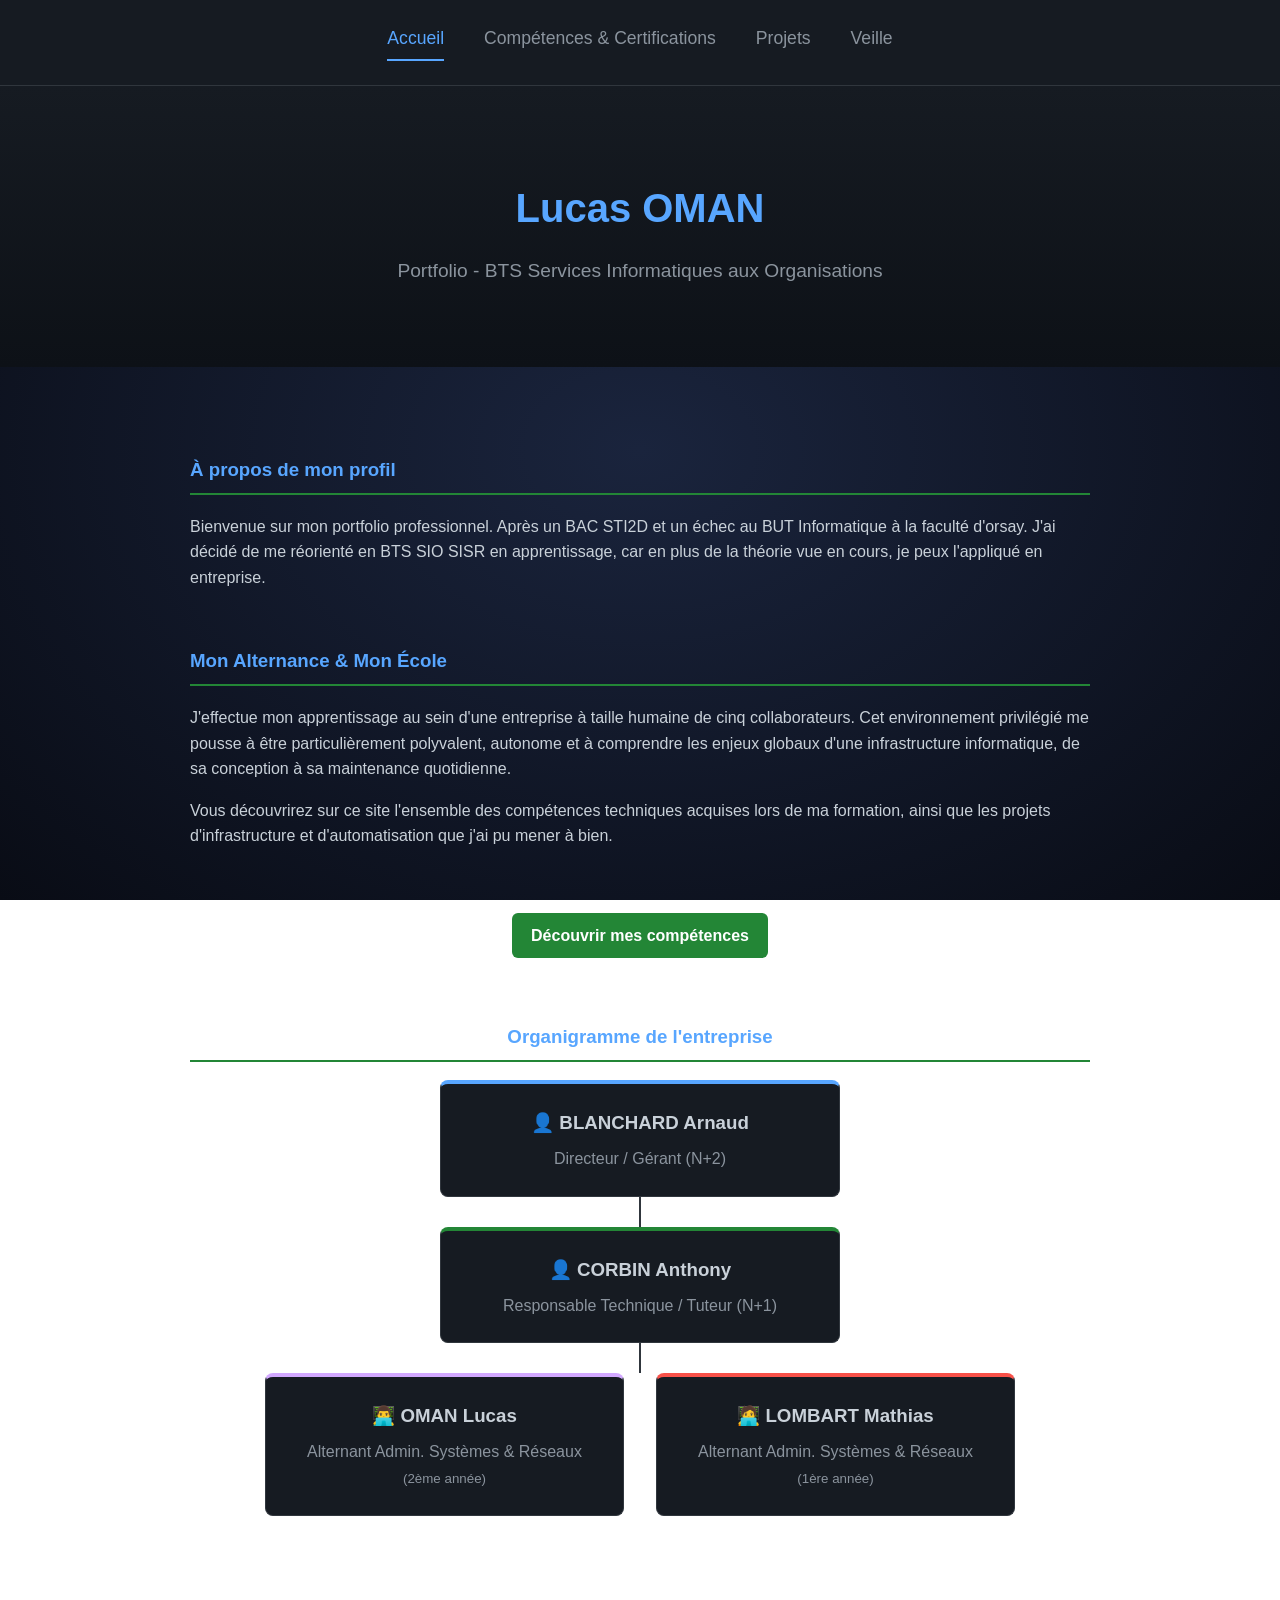
<file: index.html>
<!DOCTYPE html>
<html lang="fr">
<head>
    <meta charset="UTF-8">
    <meta name="viewport" content="width=device-width, initial-scale=1.0">
    <title>Portfolio | Accueil</title>
    <!-- Lien vers notre fameux fichier CSS commun -->
    <link rel="stylesheet" href="style.css">
</head>
<body>

    <!-- LA NOUVELLE BARRE DE NAVIGATION (Multi-pages) -->
    <nav class="navbar">
        <a href="index.html" class="nav-link active">Accueil</a>
        <a href="competences.html" class="nav-link">Compétences & Certifications</a>
        <a href="projets.html" class="nav-link">Projets</a>
        <a href="Veille.html" class="nav-link">Veille</a>
    </nav>

    <header>
        <h1>Lucas OMAN</h1>
        <h2>Portfolio - BTS Services Informatiques aux Organisations</h2>
    </header>

    <div class="container">
        <!-- Présentation globale -->
        <h3 class="section-title">À propos de mon profil</h3>
        <p>
            Bienvenue sur mon portfolio professionnel. Après un BAC STI2D et un échec au BUT Informatique à la faculté d'orsay. J'ai décidé de me réorienté en BTS SIO SISR en apprentissage, car en plus de la théorie vue en cours, je peux l'appliqué en entreprise.
        </p>

        <!-- Contexte d'alternance et école -->
        <h3 class="section-title">Mon Alternance & Mon École</h3>
        <p>
            J'effectue mon apprentissage au sein d'une entreprise à taille humaine de cinq collaborateurs. Cet environnement privilégié me pousse à être particulièrement polyvalent, autonome et à comprendre les enjeux globaux d'une infrastructure informatique, de sa conception à sa maintenance quotidienne. 
        </p>
        <p>
            Vous découvrirez sur ce site l'ensemble des compétences techniques acquises lors de ma formation, ainsi que les projets d'infrastructure et d'automatisation que j'ai pu mener à bien.
        </p>

        <!-- Bouton d'appel à l'action pour guider le visiteur -->
        <div style="text-align: center; margin-top: 3rem;">
            <a href="competences.html" class="btn">Découvrir mes compétences</a>
        <!-- ============================== -->
        <!--          ORGANIGRAMME          -->
        <!-- ============================== -->
        <h3 class="section-title" style="margin-top: 4rem;">Organigramme de l'entreprise</h3>
        
        <div style="display: flex; flex-direction: column; align-items: center; margin-bottom: 4rem;">
            
            <!-- Niveau N+2 : Patron -->
            <div class="card" style="width: 100%; max-width: 350px; text-align: center; border-top: 4px solid #58a6ff;">
                <h3 style="margin-top: 0; margin-bottom: 0.5rem; color: #c9d1d9;">👤 BLANCHARD Arnaud</h3>
                <p style="margin: 0; color: #8b949e;">Directeur / Gérant (N+2)</p>
            </div>

            <!-- Ligne verticale -->
            <div style="width: 2px; height: 30px; background-color: #30363d;"></div>

            <!-- Niveau N+1 : Cadre -->
            <div class="card" style="width: 100%; max-width: 350px; text-align: center; border-top: 4px solid #238636;">
                <h3 style="margin-top: 0; margin-bottom: 0.5rem; color: #c9d1d9;">👤 CORBIN Anthony</h3>
                <p style="margin: 0; color: #8b949e;">Responsable Technique / Tuteur (N+1)</p>
            </div>

            <!-- Ligne verticale vers les alternants -->
            <div style="width: 2px; height: 30px; background-color: #30363d;"></div>

            <!-- Niveau N : L'équipe d'alternants -->
            <div style="display: flex; gap: 2rem; justify-content: center; flex-wrap: wrap; width: 100%; max-width: 750px;">
                
                <!-- Moi (2e année) -->
                <div class="card" style="flex: 1; min-width: 250px; text-align: center; border-top: 4px solid #d2a8ff;">
                    <h3 style="margin-top: 0; margin-bottom: 0.5rem; color: #c9d1d9;">👨‍💻 OMAN Lucas</h3>
                    <p style="margin: 0; color: #8b949e;">Alternant Admin. Systèmes & Réseaux<br><small>(2ème année)</small></p>
                </div>

                <!-- Autre alternant (1re année) -->
                <div class="card" style="flex: 1; min-width: 250px; text-align: center; border-top: 4px solid #f85149;">
                    <h3 style="margin-top: 0; margin-bottom: 0.5rem; color: #c9d1d9;">🧑‍💻 LOMBART Mathias</h3>
                    <p style="margin: 0; color: #8b949e;">Alternant Admin. Systèmes & Réseaux<br><small>(1ère année)</small></p>
                </div>
                
            </div>
        </div>
        </div>
    </div>

</body>
</html>
</file>
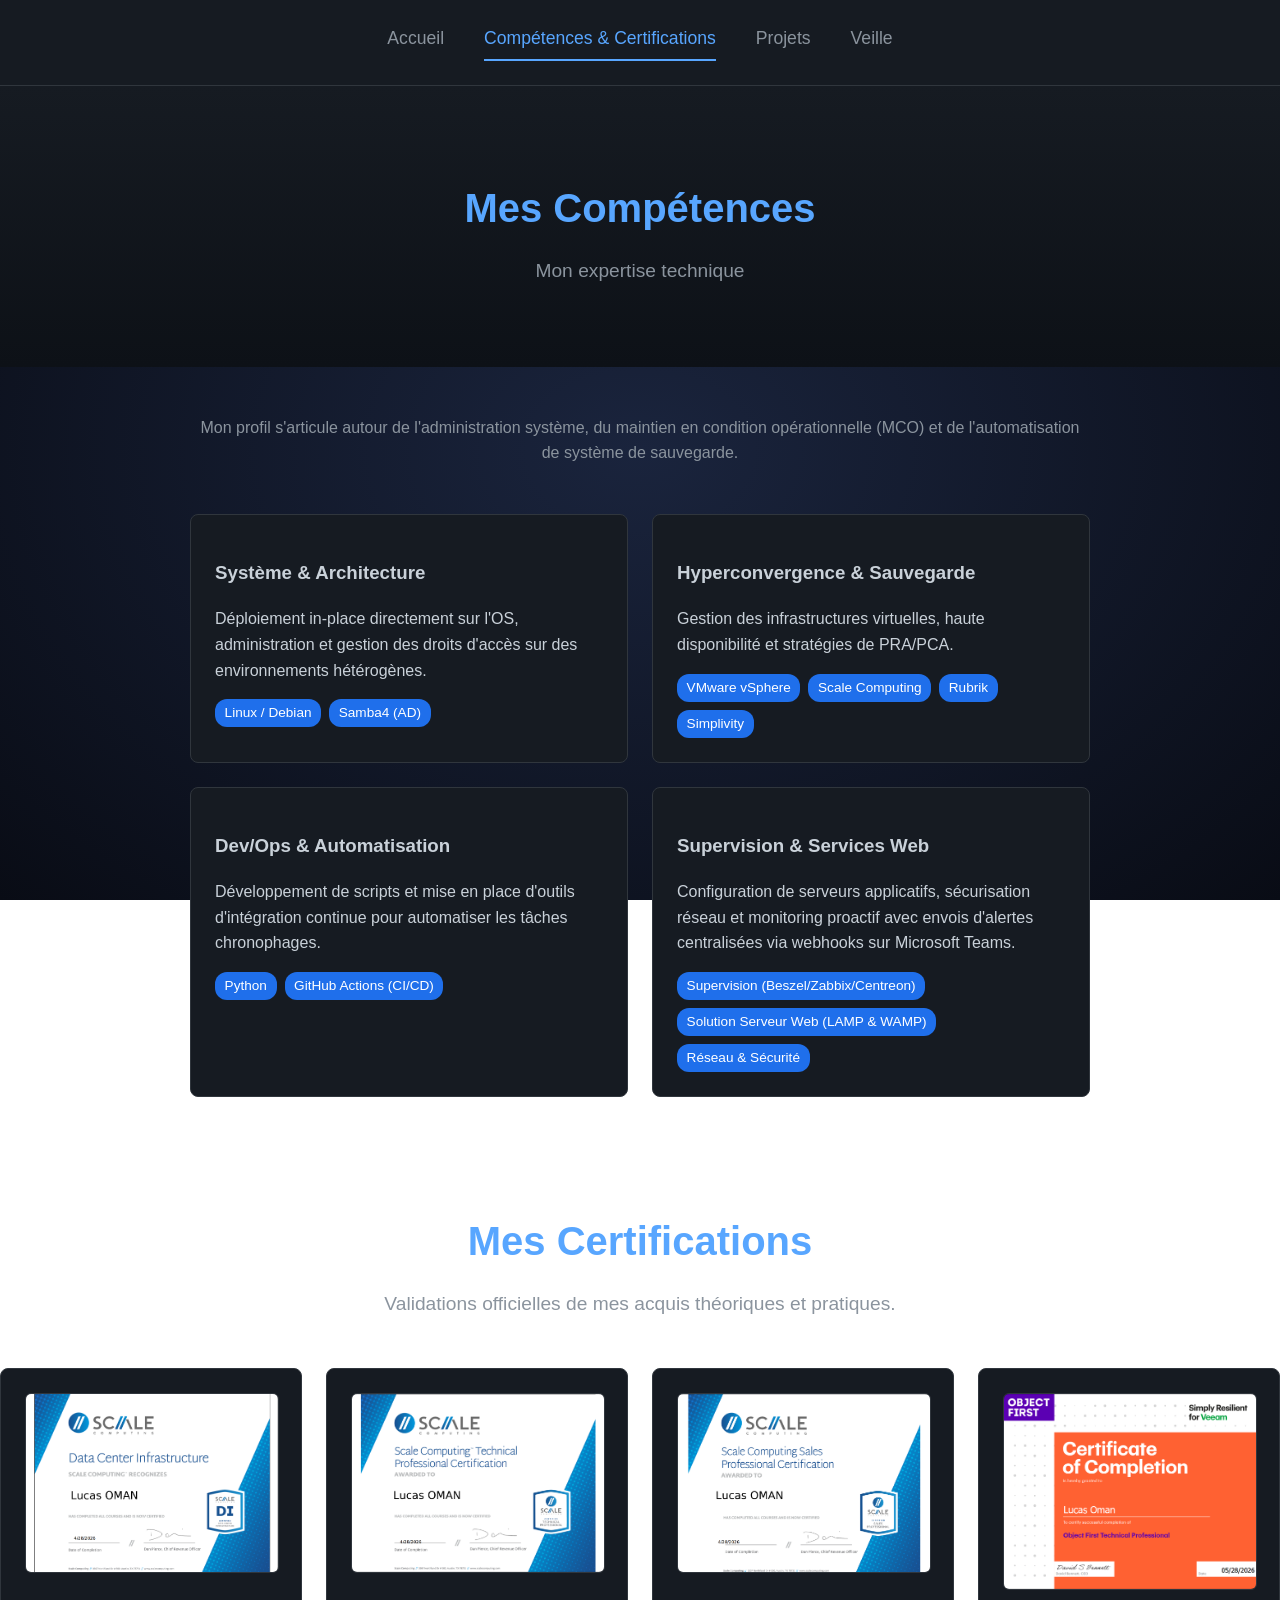
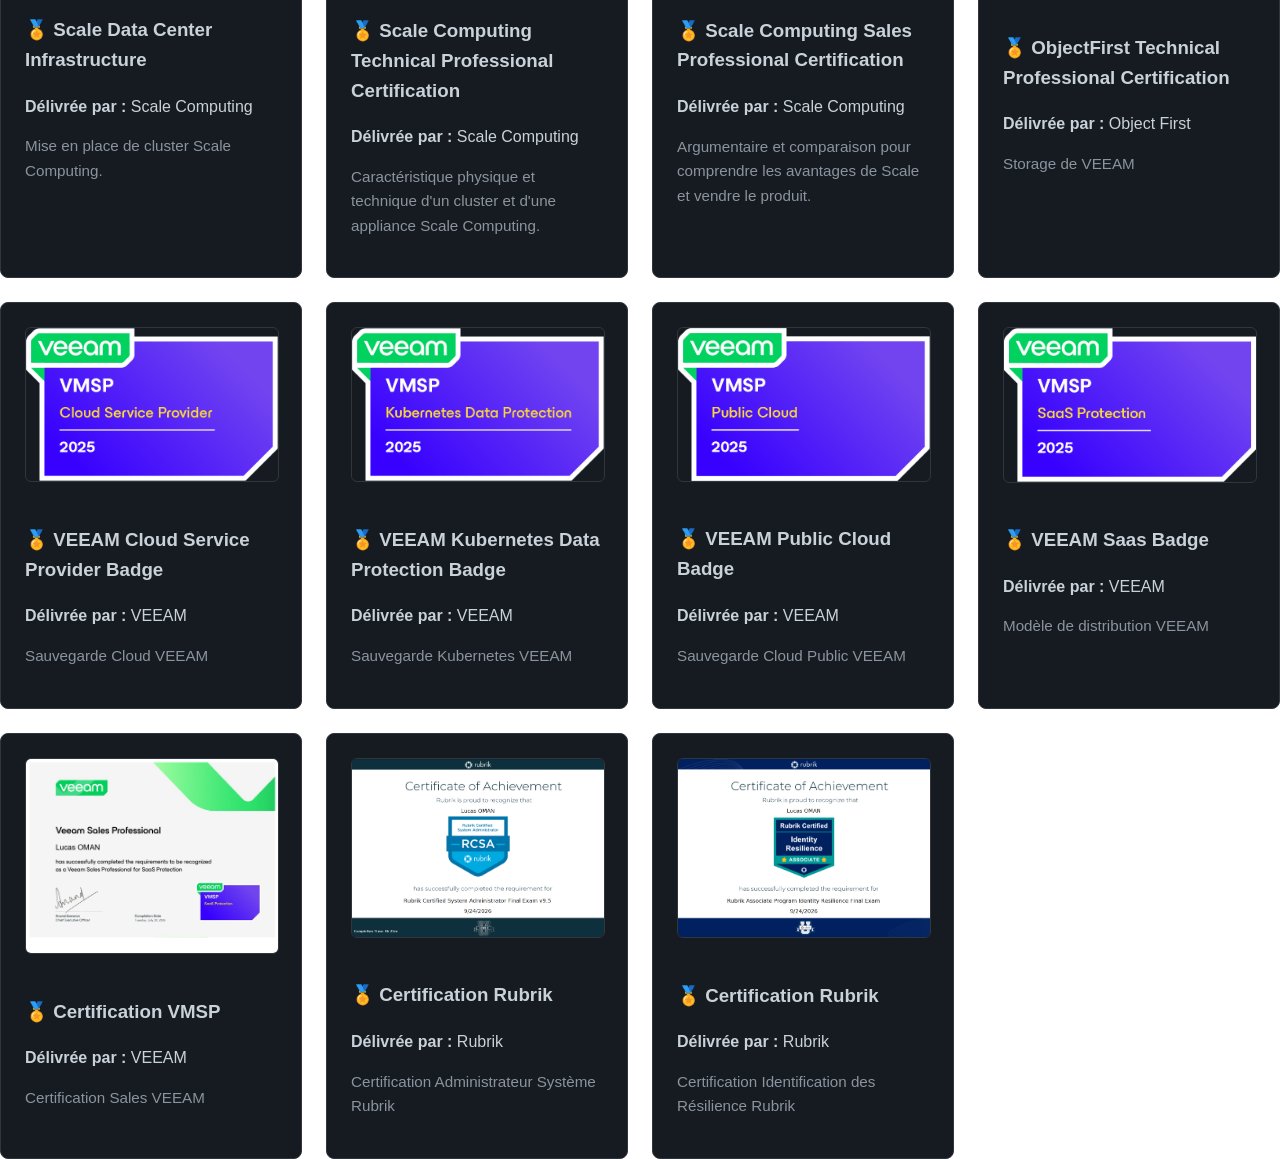
<file: competences.html>
<!DOCTYPE html>
<html lang="fr">
<head>
    <meta charset="UTF-8">
    <meta name="viewport" content="width=device-width, initial-scale=1.0">
    <title>Portfolio | Compétences</title>
    <!-- Lien vers ton fichier CSS commun -->
    <link rel="stylesheet" href="style.css">
</head>
<body>

    <!-- BARRE DE NAVIGATION (Le 'active' est bien sur Compétences) -->
    <nav class="navbar">
        <a href="index.html" class="nav-link">Accueil</a>
        <a href="competences.html" class="nav-link active">Compétences & Certifications</a>
        <a href="projets.html" class="nav-link">Projets</a>
        <a href="Veille.html" class="nav-link">Veille</a>
    </nav>

    <header>
        <h1>Mes Compétences</h1>
        <h2>Mon expertise technique</h2>
    </header>

    <div class="container">
        <p style="text-align: center; color: #8b949e; margin-bottom: 3rem;">
            Mon profil s'articule autour de l'administration système, du maintien en condition opérationnelle (MCO) et de l'automatisation de système de sauvegarde.
        </p>

        <div class="grid">
            
            <!-- Pôle 1 : Système & Annuaire -->
            <div class="card">
                <h3> Système & Architecture</h3>
                <p>Déploiement in-place directement sur l'OS, administration et gestion des droits d'accès sur des environnements hétérogènes.</p>
                <div class="tags">
                    <span class="tag">Linux / Debian</span>
                    <span class="tag">Samba4 (AD)</span>
                </div>
            </div>

            <!-- Pôle 2 : Virtualisation & Backup -->
            <div class="card">
                <h3> Hyperconvergence & Sauvegarde</h3>
                <p>Gestion des infrastructures virtuelles, haute disponibilité et stratégies de PRA/PCA.</p>
                <div class="tags">
                    <span class="tag">VMware vSphere</span>
                    <span class="tag">Scale Computing</span>
                    <span class="tag">Rubrik</span>
                    <span class="tag">Simplivity</span>
                </div>
            </div>

            <!-- Pôle 3 : Automatisation -->
            <div class="card">
                <h3> Dev/Ops & Automatisation</h3>
                <p>Développement de scripts et mise en place d'outils d'intégration continue pour automatiser les tâches chronophages.</p>
                <div class="tags">
                    <span class="tag">Python</span>
                    <span class="tag">GitHub Actions (CI/CD)</span>
                </div>
            </div>

            <!-- Pôle 4 : Services Web & Supervision -->
            <div class="card">
                <h3> Supervision & Services Web</h3>
                <p>Configuration de serveurs applicatifs, sécurisation réseau et monitoring proactif avec envois d'alertes centralisées via webhooks sur Microsoft Teams.</p>
                <div class="tags">
                    <span class="tag">Supervision (Beszel/Zabbix/Centreon)</span>
                    <span class="tag">Solution Serveur Web (LAMP & WAMP)</span>
                    <span class="tag">Réseau & Sécurité</span>
                </div>
            </div>

        </div>
    </div>
        <!-- ============================== -->
        <!--    RUBRIQUE CERTIFICATIONS     -->
        <!-- ============================== -->
        <div style="text-align: center; margin-top: 5rem; margin-bottom: 3rem;">
            <h1 style="margin-top: 0;">Mes Certifications</h1>
            <h2>Validations officielles de mes acquis théoriques et pratiques.</h2>
        </div>
        </div>

        <div class="grid">
            
            <!-- Carte Certification 1 -->
            <div class="card">
                <!-- Remplace 'nom-de-ton-image.png' par le vrai nom de ton fichier -->
                <img src="Scale_Datacenter.png" alt="Visuel de la certification" class="certif-img">
                
                <h3>🏅 Scale Data Center Infrastructure</h3>
                <p style="margin-bottom: 0.5rem;"><strong>Délivrée par :</strong> Scale Computing</p>
                <p style="font-size: 0.95rem; color: #8b949e;">Mise en place de cluster Scale Computing.</p>
            </div>

            <!-- Carte Certification 2 -->
            <div class="card">
                <!-- Remplace 'nom-de-ton-image-2.jpg' par le vrai nom de ton fichier -->
                <img src="Scale_Tech.png" alt="Visuel de la certification" class="certif-img">
                
                <h3>🏅 Scale Computing Technical Professional Certification</h3>
                <p style="margin-bottom: 0.5rem;"><strong>Délivrée par :</strong> Scale Computing</p>
                <p style="font-size: 0.95rem; color: #8b949e;">Caractéristique physique et technique d'un cluster et d'une appliance Scale Computing.</p>
            </div>
            <!-- Carte Certification 3 -->
            <div class="card">
                <!-- Remplace 'nom-de-ton-image-3.jpg' par le vrai nom de ton fichier -->
                <img src="Scale_Sale.png" alt="Visuel de la certification" class="certif-img">
                
                <h3>🏅 Scale Computing Sales Professional Certification</h3>
                <p style="margin-bottom: 0.5rem;"><strong>Délivrée par :</strong> Scale Computing</p>
                <p style="font-size: 0.95rem; color: #8b949e;">Argumentaire et comparaison pour comprendre les avantages de Scale et vendre le produit.</p>
            </div>
                        <!-- Carte Certification 4 -->
            <div class="card">
                <!-- Remplace 'nom-de-ton-image-3.jpg' par le vrai nom de ton fichier -->
                <img src="ObjectFirst.png" alt="Visuel de la certification" class="certif-img">
                
                <h3>🏅 ObjectFirst Technical Professional Certification</h3>
                <p style="margin-bottom: 0.5rem;"><strong>Délivrée par :</strong> Object First</p>
                <p style="font-size: 0.95rem; color: #8b949e;">Storage de VEEAM</p>
            </div>
                                    <!-- Carte Certification 5 -->
            <div class="card">
                <!-- Remplace 'nom-de-ton-image-3.jpg' par le vrai nom de ton fichier -->
                <img src="VMSP_Cloud_Service_Provider.png" alt="Visuel de la certification" class="certif-img">
                
                <h3>🏅 VEEAM Cloud Service Provider Badge</h3>
                <p style="margin-bottom: 0.5rem;"><strong>Délivrée par :</strong> VEEAM</p>
                <p style="font-size: 0.95rem; color: #8b949e;">Sauvegarde Cloud VEEAM</p>
            </div>
                                    <!-- Carte Certification 6 -->
            <div class="card">
                <!-- Remplace 'nom-de-ton-image-3.jpg' par le vrai nom de ton fichier -->
                <img src="VMSP_Kubernetes_Data_Protection.png" alt="Visuel de la certification" class="certif-img">
                
                <h3>🏅 VEEAM Kubernetes Data Protection Badge</h3>
                <p style="margin-bottom: 0.5rem;"><strong>Délivrée par :</strong> VEEAM</p>
                <p style="font-size: 0.95rem; color: #8b949e;">Sauvegarde Kubernetes VEEAM</p>
            </div>
                                                <!-- Carte Certification 7 -->
            <div class="card">
                <!-- Remplace 'nom-de-ton-image-3.jpg' par le vrai nom de ton fichier -->
                <img src="VMSP_Public_Cloud.png" alt="Visuel de la certification" class="certif-img">
                
                <h3>🏅 VEEAM Public Cloud Badge</h3>
                <p style="margin-bottom: 0.5rem;"><strong>Délivrée par :</strong> VEEAM</p>
                <p style="font-size: 0.95rem; color: #8b949e;">Sauvegarde Cloud Public VEEAM</p>
            </div>
                                                <!-- Carte Certification 8 -->
            <div class="card">
                <!-- Remplace 'nom-de-ton-image-3.jpg' par le vrai nom de ton fichier -->
                <img src="VMSP_Saas.png" alt="Visuel de la certification" class="certif-img">
                
                <h3>🏅 VEEAM Saas Badge</h3>
                <p style="margin-bottom: 0.5rem;"><strong>Délivrée par :</strong> VEEAM</p>
                <p style="font-size: 0.95rem; color: #8b949e;">Modèle de distribution VEEAM</p>
            </div>
                                                <!-- Carte Certification 9 -->
            <div class="card">
                <!-- Remplace 'nom-de-ton-image-3.jpg' par le vrai nom de ton fichier -->
                <img src="certificate_VMSP.pdf.png" alt="Visuel de la certification" class="certif-img">
                
                <h3>🏅 Certification VMSP</h3>
                <p style="margin-bottom: 0.5rem;"><strong>Délivrée par :</strong> VEEAM</p>
                <p style="font-size: 0.95rem; color: #8b949e;">Certification Sales VEEAM</p>
            </div>
                                                            <!-- Carte Certification 10 -->
            <div class="card">
                <!-- Remplace 'nom-de-ton-image-3.jpg' par le vrai nom de ton fichier -->
                <img src="LOM_RCSA_Certificate.png" alt="Visuel de la certification" class="certif-img">
                
                <h3>🏅 Certification Rubrik</h3>
                <p style="margin-bottom: 0.5rem;"><strong>Délivrée par :</strong> Rubrik</p>
                <p style="font-size: 0.95rem; color: #8b949e;">Certification Administrateur Système Rubrik</p>
            </div>
                                                            <!-- Carte Certification 11 -->
            <div class="card">
                <!-- Remplace 'nom-de-ton-image-3.jpg' par le vrai nom de ton fichier -->
                <img src="LOM_RIRA_Certification.png" alt="Visuel de la certification" class="certif-img">
                
                <h3>🏅 Certification Rubrik</h3>
                <p style="margin-bottom: 0.5rem;"><strong>Délivrée par :</strong> Rubrik</p>
                <p style="font-size: 0.95rem; color: #8b949e;">Certification Identification des Résilience Rubrik</p>
            </div>
        </div>
</body>
</html>
</file>
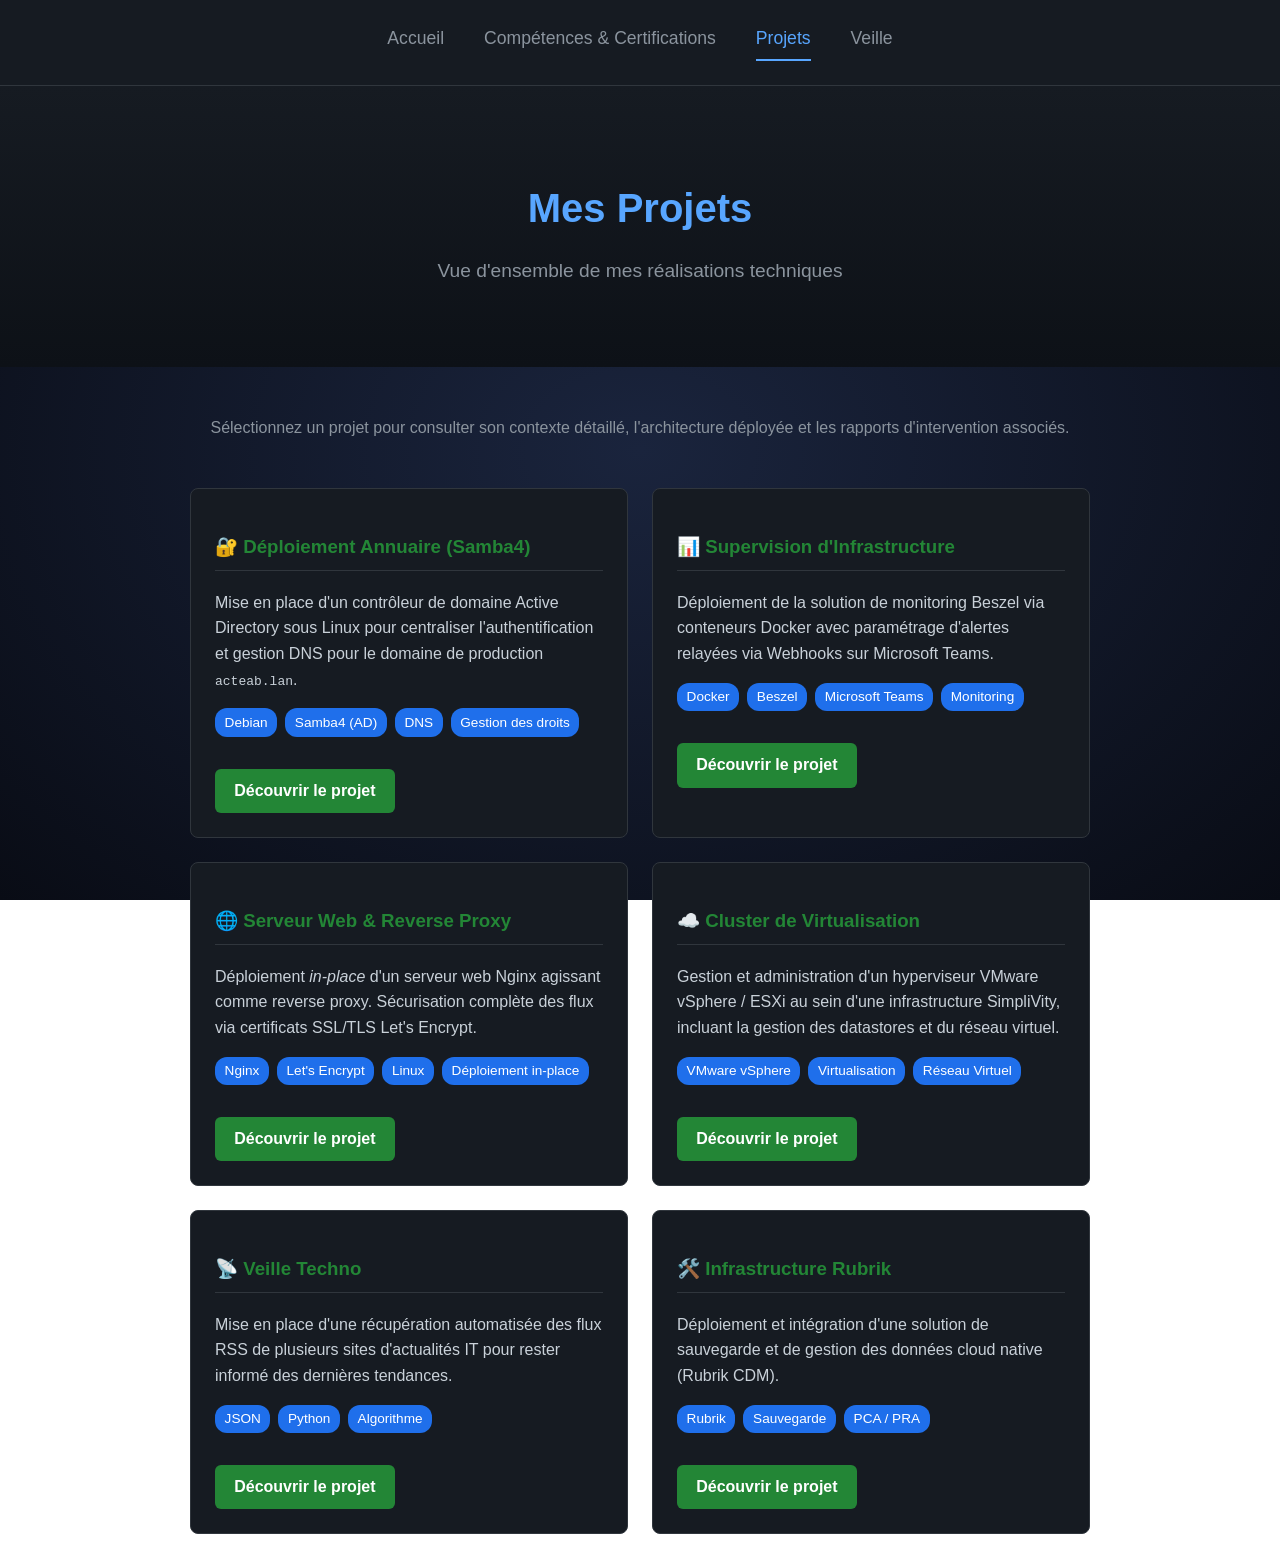
<file: projets.html>
<!DOCTYPE html>
<html lang="fr">
<head>
    <meta charset="UTF-8">
    <meta name="viewport" content="width=device-width, initial-scale=1.0">
    <title>Portfolio | Projets</title>
    <!-- Lien vers ton fichier CSS commun -->
    <link rel="stylesheet" href="style.css">
</head>
<body>

    <!-- BARRE DE NAVIGATION (Le 'active' est bien sur Projets) -->
    <nav class="navbar">
        <a href="index.html" class="nav-link">Accueil</a>
        <a href="competences.html" class="nav-link">Compétences & Certifications</a>
        <a href="projets.html" class="nav-link active">Projets</a>
        <a href="Veille.html" class="nav-link">Veille</a>
    </nav>

    <header>
        <h1>Mes Projets</h1>
        <h2>Vue d'ensemble de mes réalisations techniques</h2>
    </header>

    <div class="container">
        <p style="text-align: center; color: #8b949e; margin-bottom: 3rem;">
            Sélectionnez un projet pour consulter son contexte détaillé, l'architecture déployée et les rapports d'intervention associés.
        </p>

        <div class="grid">
            
            <!-- Carte 1 : Samba AD -->
            <div class="card">
                <h3 style="color: #238636; border-bottom: 1px solid #30363d; padding-bottom: 0.5rem;">🔐 Déploiement Annuaire (Samba4)</h3>
                <p>Mise en place d'un contrôleur de domaine Active Directory sous Linux pour centraliser l'authentification et gestion DNS pour le domaine de production <code>acteab.lan</code>.</p>
                <div class="tags" style="margin-bottom: 1rem;">
                    <span class="tag">Debian</span>
                    <span class="tag">Samba4 (AD)</span>
                    <span class="tag">DNS</span>
                    <span class="tag">Gestion des droits</span>
                </div>
                <a href="Projets/projet-samba.html" class="btn">Découvrir le projet</a>
            </div>

            <!-- Carte 2 : Beszel -->
            <div class="card">
                <h3 style="color: #238636; border-bottom: 1px solid #30363d; padding-bottom: 0.5rem;">📊 Supervision d'Infrastructure</h3>
                <p>Déploiement de la solution de monitoring Beszel via conteneurs Docker avec paramétrage d'alertes relayées via Webhooks sur Microsoft Teams.</p>
                <div class="tags" style="margin-bottom: 1rem;">
                    <span class="tag">Docker</span>
                    <span class="tag">Beszel</span>
                    <span class="tag">Microsoft Teams</span>
                    <span class="tag">Monitoring</span>
                </div>
                <a href="Projets/projet-beszel.html" class="btn">Découvrir le projet</a>
            </div>

            <!-- Carte 3 : Serveur Web -->
            <div class="card">
                <h3 style="color: #238636; border-bottom: 1px solid #30363d; padding-bottom: 0.5rem;">🌐 Serveur Web & Reverse Proxy</h3>
                <p>Déploiement <em>in-place</em> d'un serveur web Nginx agissant comme reverse proxy. Sécurisation complète des flux via certificats SSL/TLS Let's Encrypt.</p>
                <div class="tags" style="margin-bottom: 1rem;">
                    <span class="tag">Nginx</span>
                    <span class="tag">Let's Encrypt</span>
                    <span class="tag">Linux</span>
                    <span class="tag">Déploiement in-place</span>
                </div>
                <a href="Projets/projet-web.html" class="btn">Découvrir le projet</a>
            </div>

            <!-- Carte 4 : Hyperviseur SimpliVity / VMware -->
            <div class="card">
                <h3 style="color: #238636; border-bottom: 1px solid #30363d; padding-bottom: 0.5rem;">☁️ Cluster de Virtualisation</h3>
                <p>Gestion et administration d'un hyperviseur VMware vSphere / ESXi au sein d'une infrastructure SimpliVity, incluant la gestion des datastores et du réseau virtuel.</p>
                <div class="tags" style="margin-bottom: 1rem;">
                    <span class="tag">VMware vSphere</span>
                    <span class="tag">Virtualisation</span>
                    <span class="tag">Réseau Virtuel</span>
                </div>
                <a href="Projets/projet-virtu.html" class="btn">Découvrir le projet</a>
            </div>

            <!-- Carte 5 : Veille Techno (Architecture) -->
            <div class="card">
                <h3 style="color: #238636; border-bottom: 1px solid #30363d; padding-bottom: 0.5rem;">📡 Veille Techno</h3>
                <p>Mise en place d'une récupération automatisée des flux RSS de plusieurs sites d'actualités IT pour rester informé des dernières tendances.</p>
                <div class="tags" style="margin-bottom: 1rem;">
                    <span class="tag">JSON</span>
                    <span class="tag">Python</span>
                    <span class="tag">Algorithme</span>
                </div>
                <!-- Ici tu peux soit pointer vers une page explicative du projet, soit directement vers ta veille -->
                <a href="Projets/projet-veille.html" class="btn">Découvrir le projet</a>
            </div>

            <!-- Carte 6 : Rubrik -->
            <div class="card">
                <h3 style="color: #238636; border-bottom: 1px solid #30363d; padding-bottom: 0.5rem;">🛠️ Infrastructure Rubrik</h3>
                <p>Déploiement et intégration d'une solution de sauvegarde et de gestion des données cloud native (Rubrik CDM).</p>
                <div class="tags" style="margin-bottom: 1rem;">
                    <span class="tag">Rubrik</span>
                    <span class="tag">Sauvegarde</span>
                    <span class="tag">PCA / PRA</span>
                </div>
                <a href="Projets/projet-rubrik.html" class="btn">Découvrir le projet</a>
            </div>

        </div>
    </div>

</body>
</html>
</file>
<file: style.css>
/* Base du thème sombre */
body {
    font-family: 'Segoe UI', Roboto, Helvetica, Arial, sans-serif;
    color: #c9d1d9;
    margin: 0;
    padding: 0;
    line-height: 1.6;
    
    /* 1. Le dégradé noir bleuté (façon interface moderne) + 2. Les étoiles */
    background-image: 
        radial-gradient(ellipse at center, #1a243d 0%, #090c15 100%),
        radial-gradient(white, rgba(255,255,255,.2) 2px, transparent 4px),
        radial-gradient(white, rgba(255,255,255,.15) 1px, transparent 3px),
        radial-gradient(white, rgba(255,255,255,.1) 2px, transparent 4px);
    background-size: 100% 100%, 550px 550px, 350px 350px, 250px 250px;
    background-position: 0 0, 0 0, 40px 60px, 130px 270px;
    
    /* Garde le fond fixe au défilement de la page */
    background-attachment: fixed;
}

/* --- LE MENU DE NAVIGATION --- */
.navbar {
    display: flex;
    justify-content: center;
    flex-wrap: wrap;
    gap: 2.5rem;
    padding: 1.5rem 2rem;
    background-color: #161b22;
    border-bottom: 1px solid #30363d;
    position: sticky;
    top: 0;
    z-index: 1000;
}

.nav-link {
    color: #8b949e;
    text-decoration: none;
    font-size: 1.1rem;
    font-weight: 500;
    padding-bottom: 0.4rem;
    border-bottom: 2px solid transparent;
    transition: color 0.2s, border-bottom 0.2s;
}

.nav-link:hover {
    color: #c9d1d9;
}

.nav-link.active {
    color: #58a6ff;
    border-bottom: 2px solid #58a6ff;
}

/* --- LE RESTE DES STYLES --- */
header {
    text-align: center;
    padding: 4rem 2rem;
    background: linear-gradient(180deg, #161b22 0%, #0d1117 100%);
}

h1 {
    color: #58a6ff;
    font-size: 2.5rem;
    margin-bottom: 0.5rem;
}

h2 {
    color: #8b949e;
    font-size: 1.2rem;
    font-weight: 400;
}

.container {
    max-width: 900px;
    margin: 0 auto;
    padding: 2rem;
}

.section-title {
    color: #58a6ff;
    border-bottom: 2px solid #238636;
    padding-bottom: 0.5rem;
    margin-top: 3.5rem;
}

.grid {
    display: grid;
    grid-template-columns: repeat(auto-fit, minmax(300px, 1fr));
    gap: 1.5rem;
    margin-top: 1.5rem;
}

.card {
    background-color: #161b22;
    border: 1px solid #30363d;
    border-radius: 8px;
    padding: 1.5rem;
    transition: transform 0.2s;
}

.card:hover {
    transform: translateY(-5px);
    border-color: #58a6ff;
    box-shadow: 0 0 15px rgba(88, 166, 255, 0.4); 
}

.btn {
    display: inline-block;
    background-color: #238636;
    color: white;
    text-decoration: none;
    padding: 0.6rem 1.2rem;
    border-radius: 6px;
    font-weight: bold;
    margin-top: 1rem;
}

.btn:hover {
    background-color: #2ea043;
}

.tags {
    display: flex;
    flex-wrap: wrap;
    gap: 0.5rem;
    margin-top: 1rem;
}

.tag {
    background-color: #1f6feb;
    color: white;
    padding: 0.2rem 0.6rem;
    border-radius: 12px;
    font-size: 0.85rem;
}
.certif-img {
    width: 100%; /* Prend toute la largeur de la carte */
    height: auto; /* Garde les bonnes proportions */
    border-radius: 6px; /* Coins légèrement arrondis */
    margin-bottom: 1rem; /* Espace sous l'image */
    border: 1px solid #30363d; /* Petite bordure discrète */
}
</file>
